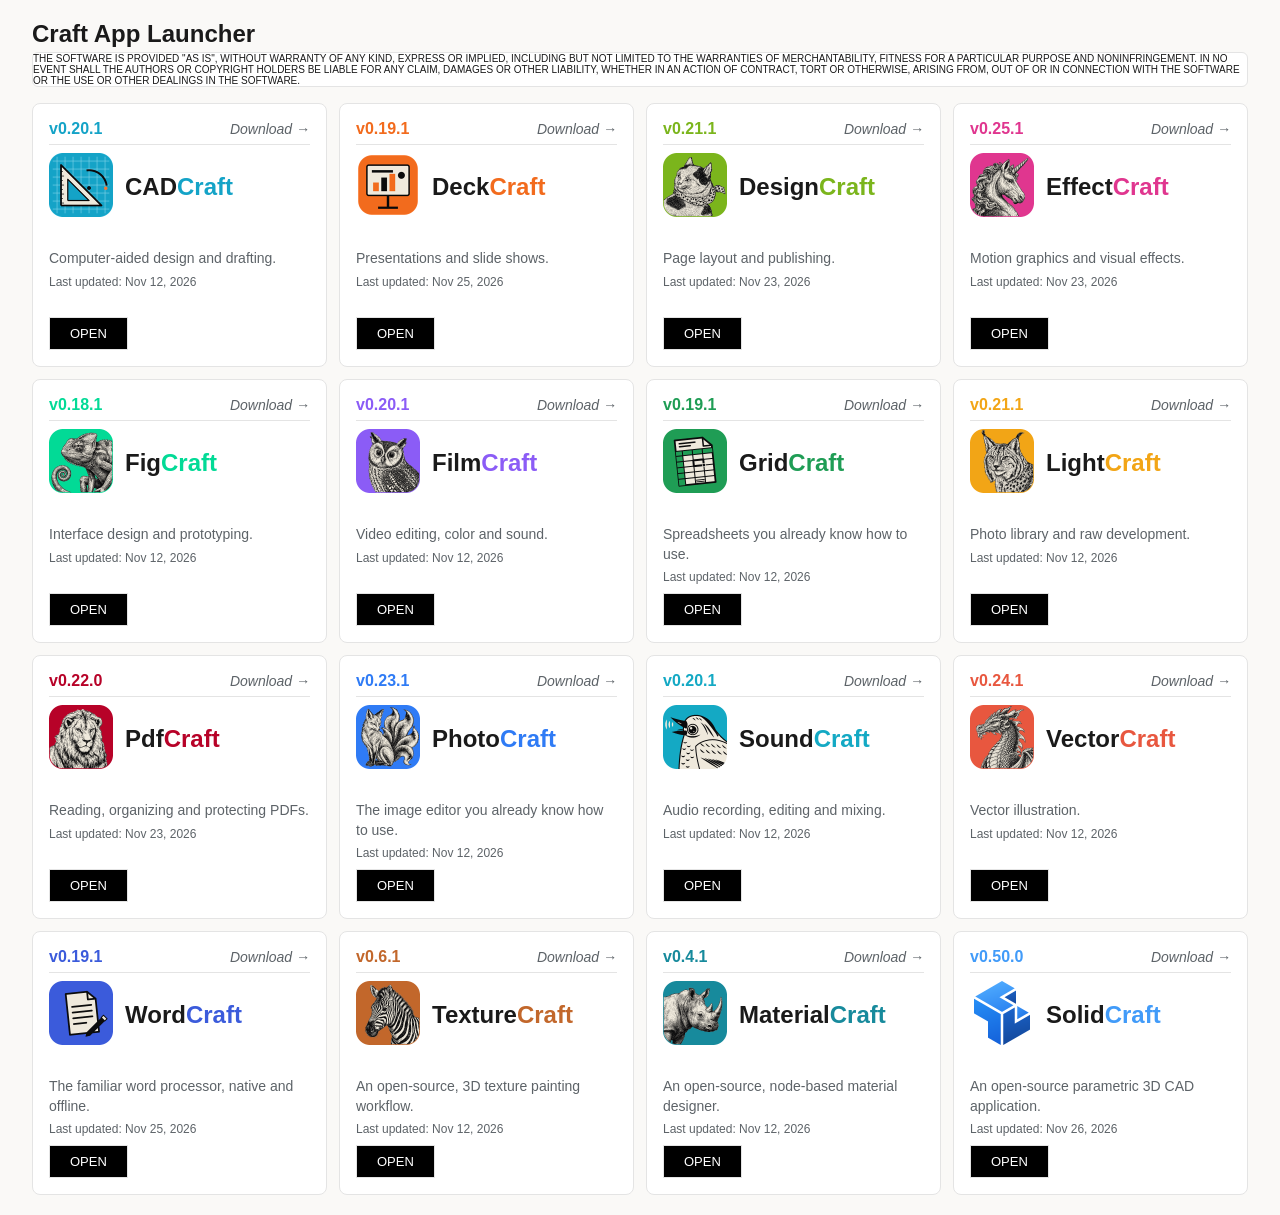
<file: index.html>
<!DOCTYPE html>
<html lang="en">
<head>
    <meta charset="UTF-8">
    <meta name="viewport" content="width=device-width, initial-scale=1.0">
    <title>Craft App Launcher</title>
    <link rel="icon" href="favicon.ico">
    <link rel="stylesheet" href="styles.css">
</head>
<body>
    <div class="launcher-container">
        <!-- Header Controls -->
        <header class="controls">
            <h2>Craft App Launcher</h2>
            <div class="view-toggle">
            THE SOFTWARE IS PROVIDED "AS IS", WITHOUT WARRANTY OF ANY KIND, EXPRESS OR
            IMPLIED, INCLUDING BUT NOT LIMITED TO THE WARRANTIES OF MERCHANTABILITY,
            FITNESS FOR A PARTICULAR PURPOSE AND NONINFRINGEMENT. IN NO EVENT SHALL THE
            AUTHORS OR COPYRIGHT HOLDERS BE LIABLE FOR ANY CLAIM, DAMAGES OR OTHER
            LIABILITY, WHETHER IN AN ACTION OF CONTRACT, TORT OR OTHERWISE, ARISING FROM,
            OUT OF OR IN CONNECTION WITH THE SOFTWARE OR THE USE OR OTHER DEALINGS IN THE
            SOFTWARE.
            </div>
        </header>

        <!-- Grid View Section -->
        <section class="app-grid view-section grid-view active" id="gridView">
            <!-- App Card 1: CADCraft -->
            <article class="app-card" data-app="cadcraft">
                <div class="version-number cadcolor">
                    <span>v0.19.0</span>
                    <span><a href="https://github.com/storytold/cadcraft/releases/" target="_blank" class="dlink">Download &rarr;</a></span>
                </div>

                <div class="app-header-flex">
                    <div class="app-icon-container">
                        <a href="https://cad.craftapp.org/" target="_blank">
                        <img src="./icons/cadcraft.png" alt="CADCraft" class="app-icon"></a>
                    </div>
                    <div class="app-title">CAD<span class="cadcolor">Craft</span></div>
                </div>

                <div class="app-info">
                    <div class="app-description">Computer-aided design and drafting.</div>
                    <div class="last-updated">Last updated: Nov 09, 2026</div>
                </div>

                <div class="app-footer">
                    <a href="https://cad.craftapp.org/" target="_blank" class="open-btn">OPEN</a>
                </div>
            </article>

            <!-- App Card 2: DeckCraft -->
            <article class="app-card" data-app="deckcraft">
                <div class="version-number deckcolor">
                    <span>v0.17.0</span>
                    <span><a href="https://github.com/storytold/deckcraft/releases/" target="_blank" class="dlink">Download &rarr;</a></span>
                </div>

                <div class="app-header-flex">
                    <div class="app-icon-container">
                        <a href="https://deck.craftapp.org/" target="_blank">
                        <img src="./icons/deckcraft.png" alt="DeckCraft" class="app-icon"></a>
                    </div>
                    <div class="app-title">Deck<span class="deckcolor">Craft</span></div>
                </div>

                <div class="app-info">
                    <div class="app-description">Presentations and slide shows.</div>
                    <div class="last-updated">Last updated: Nov 09, 2026</div>
                </div>

                <div class="app-footer">
                    <a href="https://deck.craftapp.org/" target="_blank" class="open-btn">OPEN</a>
                </div>
            </article>

            <!-- App Card 3: DesignCraft -->
            <article class="app-card" data-app="designcraft">
                <div class="version-number designcolor">
                    <span>v0.19.0</span>
                    <span><a href="https://github.com/storytold/designcraft/releases/" target="_blank" class="dlink">Download &rarr;</a></span>
                </div>

                <div class="app-header-flex">
                    <div class="app-icon-container">
                        <a href="https://design.craftapp.org/" target="_blank">
                        <img src="./icons/designcraft.png" alt="DesignCraft" class="app-icon"></a>
                    </div>
                    <div class="app-title">Design<span class="designcolor">Craft</span></div>
                </div>

                <div class="app-info">
                    <div class="app-description">Page layout and publishing.</div>
                    <div class="last-updated">Last updated: Nov 09, 2026</div>
                </div>

                <div class="app-footer">
                    <a href="https://design.craftapp.org/" target="_blank" class="open-btn">OPEN</a>
                </div>
            </article>

            <!-- App Card 4: EffectCraft -->
            <article class="app-card" data-app="effectcraft">
                <div class="version-number effectcolor">
                    <span>v0.23.1</span>
                    <span><a href="https://github.com/storytold/effectcraft/releases/" target="_blank" class="dlink">Download &rarr;</a></span>
                </div>

                <div class="app-header-flex">
                    <div class="app-icon-container">
                        <a href="https://effect.craftapp.org/" target="_blank">
                        <img src="./icons/effectcraft.png" alt="EffectCraft" class="app-icon"></a>
                    </div>
                    <div class="app-title">Effect<span class="effectcolor">Craft</span></div>
                </div>
                
                <div class="app-info">
                    <div class="app-description">Motion graphics and visual effects.</div>
                    <div class="last-updated">Last updated: Nov 10, 2026</div>
                </div>
                
                <div class="app-footer">
                    <a href="https://effect.craftapp.org/" target="_blank" class="open-btn">OPEN</a>
                </div>
            </article>

            <!-- App Card 5: FigCraft -->
            <article class="app-card" data-app="figcraft">
            <div class="version-number figcolor">
                    <span>v0.17.0</span>
                    <span><a href="https://github.com/storytold/figcraft/releases/" target="_blank" class="dlink">Download &rarr;</a></span>
                </div>
                
                <div class="app-header-flex">
                    <div class="app-icon-container">
                        <a href="https://fig.craftapp.org/" target="_blank">
                        <img src="./icons/figcraft.png" alt="FigCraft" class="app-icon"></a>
                    </div>
                    <div class="app-title">Fig<span class="figcolor">Craft</span></div>
                </div>

                <div class="app-info">
                    <div class="app-description">Interface design and prototyping.</div>
                    <div class="last-updated">Last updated: Nov 09, 2026</div>
                </div>

                <div class="app-footer">
                    <a href="https://fig.craftapp.org/" target="_blank" class="open-btn">OPEN</a>
                </div>
            </article>

            <!-- App Card 6: FilmCraft -->
            <article class="app-card" data-app="filmcraft">
                <div class="version-number filmcolor">
                    <span>v0.19.0</span>
                    <span><a href="https://github.com/storytold/filmcraft/releases/" target="_blank" class="dlink">Download &rarr;</a></span>
                </div>
    
                <div class="app-header-flex">
                    <div class="app-icon-container">
                        <a href="https://film.craftapp.org/" target="_blank">
                        <img src="./icons/filmcraft.png" alt="FilmCraft" class="app-icon"></a>
                    </div>
                    <div class="app-title">Film<span class="filmcolor">Craft</span></div>
                </div>

                <div class="app-info">
                    <p class="app-description">Video editing, color and sound.</p>
                    <p class="last-updated">Last updated: Nov 09, 2026</p>
                </div>
    
                <div class="app-footer">
                    <a href="https://film.craftapp.org/" target="_blank" class="open-btn">OPEN</a>
                </div>
            </article>

            <!-- App Card 7: GridCraft -->
            <article class="app-card" data-app="gridcraft">
                <div class="version-number gridcolor">
                    <span>v0.18.0</span>
                    <span><a href="https://github.com/storytold/gridcraft/releases/" target="_blank" class="dlink">Download &rarr;</a></span>
                </div>

                <div class="app-header-flex">
                    <div class="app-icon-container">
                        <a href="https://grid.craftapp.org/" target="_blank">
                        <img src="./icons/gridcraft.png" alt="GridCraft" class="app-icon"></a>
                    </div>
                    <div class="app-title">Grid<span class="gridcolor">Craft</span></div>
                </div>

                <div class="app-info">
                    <p class="app-description">Spreadsheets you already know how to use.</p>
                    <p class="last-updated">Last updated: Nov 09, 2026</p>
                </div>

                <div class="app-footer">
                    <a href="https://grid.craftapp.org/" target="_blank" class="open-btn">OPEN</a>
                </div>
            </article>

            <!-- App Card 8: LightCraft -->
            <article class="app-card" data-app="lightcraft">
                <div class="version-number lightcolor">
                    <span>v0.20.0</span>
                    <span><a href="https://github.com/storytold/lightcraft/releases/" target="_blank" class="dlink">Download &rarr;</a></span>
                </div>

                <div class="app-header-flex">
                    <div class="app-icon-container">
                        <a href="https://light.craftapp.org/" target="_blank">
                        <img src="./icons/lightcraft.png" alt="LightCraft" class="app-icon"></a>
                    </div>
                    <div class="app-title">Light<span class="lightcolor">Craft</span></div>
                </div>

                <div class="app-info">
                    <p class="app-description">Photo library and raw development.</p>
                    <p class="last-updated">Last updated: Nov 09, 2026</p>
                </div>

                <div class="app-footer">
                    <a href="https://light.craftapp.org/" target="_blank" class="open-btn">OPEN</a>
                </div>
            </article>

            <!-- App Card 9: PdfCraft -->
            <article class="app-card" data-app="pdfcraft">
                <div class="version-number pdfcolor">
                    <span>v0.20.0</span>
                    <span><a href="https://github.com/storytold/pdfcraft/releases/" target="_blank" class="dlink">Download &rarr;</a></span>
                </div>

                <div class="app-header-flex">
                    <div class="app-icon-container">
                        <a href="https://pdf.craftapp.org/" target="_blank">
                        <img src="./icons/pdfcraft.png" alt="PdfCraft" class="app-icon"></a>
                    </div>
                    <div class="app-title">Pdf<span class="pdfcolor">Craft</span></div>
                </div>

                <div class="app-info">
                    <p class="app-description">Reading, organizing and protecting PDFs.</p>
                    <p class="last-updated">Last updated: Nov 09, 2026</p>
                </div>

                <div class="app-footer">
                    <a href="https://pdf.craftapp.org/" target="_blank" class="open-btn">OPEN</a>
                </div>
            </article>

            <!-- App Card 10: PhotoCraft -->
            <article class="app-card" data-app="photocraft">
                <div class="version-number photocolor">
                    <span>v0.22.0</span>
                    <span><a href="https://github.com/storytold/photocraft/releases/" target="_blank" class="dlink">Download &rarr;</a></span>
                </div>

                <div class="app-header-flex">
                    <div class="app-icon-container">
                        <a href="https://photo.craftapp.org/" target="_blank">
                        <img src="./icons/photocraft.png" alt="PhotoCraft" class="app-icon"></a>
                    </div>
                    <div class="app-title">Photo<span class="photocolor">Craft</span></div>
                </div>

                <div class="app-info">
                    <p class="app-description">The image editor you already know how to use.</p>
                    <p class="last-updated">Last updated: Nov 09, 2026</p>
                </div>

                <div class="app-footer">
                    <a href="https://photo.craftapp.org/" target="_blank" class="open-btn">OPEN</a>
                </div>
            </article>

            <!-- App Card 11: SoundCraft -->
            <article class="app-card" data-app="soundcraft">
                <div class="version-number soundcolor">
                    <span>v0.19.0</span>
                    <span><a href="https://github.com/storytold/soundcraft/releases/" target="_blank" class="dlink">Download &rarr;</a></span>
                </div>

                <div class="app-header-flex">
                    <div class="app-icon-container">
                        <a href="https://sound.craftapp.org/" target="_blank">
                        <img src="./icons/soundcraft.png" alt="SoundCraft" class="app-icon"></a>
                    </div>
                    <div class="app-title">Sound<span class="soundcolor">Craft</span></div>
                </div>

                <div class="app-info">
                    <p class="app-description">Audio recording, editing and mixing.</p>
                    <p class="last-updated">Last updated: Nov 09, 2026</p>
                </div>

                <div class="app-footer">
                    <a href="https://sound.craftapp.org/" target="_blank" class="open-btn">OPEN</a>
                </div>
            </article>

            <!-- App Card 12: VectorCraft -->
            <article class="app-card" data-app="vectorcraft">
                <div class="version-number vectorcolor">
                    <span>v0.23.0</span>
                    <span><a href="https://github.com/storytold/vectorcraft/releases/" target="_blank" class="dlink">Download &rarr;</a></span>
                </div>

                <div class="app-header-flex">
                    <div class="app-icon-container">
                        <a href="https://vector.craftapp.org/" target="_blank">
                        <img src="./icons/vectorcraft.png" alt="VectorCraft" class="app-icon"></a>
                    </div>
                    <div class="app-title">Vector<span class="vectorcolor">Craft</span></div>
                </div>

                <div class="app-info">
                    <p class="app-description">Vector illustration.</p>
                    <p class="last-updated">Last updated: Nov 09, 2026</p>
                </div>

                <div class="app-footer">
                    <a href="https://vector.craftapp.org/" target="_blank" class="open-btn">OPEN</a>
                </div>
            </article>

            <!-- App Card 13: WordCraft -->
            <article class="app-card" data-app="wordcraft">
                <div class="version-number wordcolor">
                    <span>v0.17.0</span>
                    <span><a href="https://github.com/storytold/wordcraft/releases/" target="_blank" class="dlink">Download &rarr;</a></span>
                </div>

                <div class="app-header-flex">
                    <div class="app-icon-container">
                        <a href="https://word.craftapp.org/" target="_blank">
                        <img src="./icons/wordcraft.png" alt="WordCraft" class="app-icon"></a>
                    </div>
                    <div class="app-title">Word<span class="wordcolor">Craft</span></div>
                </div>
                <div class="app-info">
                    <p class="app-description">The familiar word processor, native and offline.</p>
                    <p class="last-updated">Last updated: Nov 09, 2026</p>
                </div>
                <div class="app-footer">
                    <a href="https://word.craftapp.org/" target="_blank" class="open-btn">OPEN</a>
                </div>
            </article>

            <!-- App Card 14: TextureCraft -->
            <article class="app-card" data-app="texturecraft">
                <div class="version-number texturecolor">
                    <span>v0.5.0</span>
                    <span><a href="https://github.com/storytold/texturecraft/releases/" target="_blank" class="dlink">Download &rarr;</a></span>
                </div>

                <div class="app-header-flex">
                    <div class="app-icon-container">
                        <a href="https://texture.craftapp.org/" target="_blank">
                        <img src="./icons/texturecraft.png" alt="TextureCraft" class="app-icon"></a>
                    </div>
                    <div class="app-title">Texture<span class="texturecolor">Craft</span></div>
                </div>
                <div class="app-info">
                    <p class="app-description">An open-source, 3D texture painting workflow.</p>
                    <p class="last-updated">Last updated: Nov 09, 2026</p>
                </div>
                <div class="app-footer">
                    <a href="https://texture.craftapp.org/" target="_blank" class="open-btn">OPEN</a>
                </div>
            </article>

            <!-- App Card 15: MaterialCraft -->
            <article class="app-card" data-app="materialcraft">
                <div class="version-number materialcolor">
                    <span>v0.3.0</span>
                    <span><a href="https://github.com/storytold/materialcraft/releases/" target="_blank" class="dlink">Download &rarr;</a></span>
                </div>

                <div class="app-header-flex">
                    <div class="app-icon-container">
                        <a href="https://material.craftapp.org/" target="_blank">
                        <img src="./icons/materialcraft.png" alt="MaterialCraft" class="app-icon"></a>
                    </div>
                    <div class="app-title">Material<span class="materialcolor">Craft</span></div>
                </div>
                <div class="app-info">
                    <p class="app-description">An open-source, node-based material designer.</p>
                    <p class="last-updated">Last updated: Nov 09, 2026</p>
                </div>
                <div class="app-footer">
                    <a href="https://material.craftapp.org/" target="_blank" class="open-btn">OPEN</a>
                </div>
            </article>

            <!-- App Card 16: Craft Anything
            <article class="app-card" data-app="craft-anything">
                <div class="version-number anythingcolor">
                    <span>v0.3.0</span>
                    <span><a href="https://github.com/storytold/craft-anything/releases/" target="_blank" class="dlink">Download &rarr;</a></span>
                </div>

                <div class="app-header-flex">
                    <div class="app-icon-container"><img src="./icons/craft-anything.png" alt="Craft Anything" class="app-icon"></div>
                    <div class="app-title">Craft<span class="anythingcolor"> Anything</span></div>
                </div>
                <div class="app-info">
                    <p class="app-description">Understand how any software works, and craft your own.</p>
                    <p class="last-updated">Last updated: Nov 03, 2026</p>
                </div>
                <div class="app-footer">
                    <a href="https://anything.craftapp.org/" target="_blank" class="open-btn">OPEN</a>
                </div>
            </article>
            -->

            <!-- App Card 17: SolidCraft -->
            <article class="app-card" data-app="solidcraft">
                <div class="version-number solidcolor">
                    <span>v0.30.1</span>
                    <span><a href="https://github.com/tangency-labs/solidcraft/releases/" target="_blank" class="dlink">Download &rarr;</a></span>
                </div>

                <div class="app-header-flex">
                    <div class="app-icon-container">
                        <a href="https://solid.craftapp.org/" target="_blank">
                        <img src="./icons/solidcraft.png" alt="SolidCraft" class="app-icon"></a>
                    </div>
                    <div class="app-title">Solid<span class="solidcolor">Craft</span></div>
                </div>
                <div class="app-info">
                    <p class="app-description">An open-source parametric 3D CAD application.</p>
                    <p class="last-updated">Last updated: Nov 02, 2026</p>
                </div>
                <div class="app-footer">
                    <a href="https://solid.craftapp.org/" target="_blank" class="open-btn">OPEN</a>
                </div>
            </article>
        </section>
    </div>

    <!-- Update version info -->
    <script>
        fetch('versions.json')
        .then(response => response.json())
        .then(data => {
            document.querySelectorAll('.app-card[data-app]').forEach(card => {
                const appId = card.dataset.app;
                const appInfo = data[appId];

                if (appInfo) {
                    const versiomSpan = card.querySelector('.version-number span:first-child');
                    const updatedDiv = card.querySelector('.last-updated');

                    if (versiomSpan) versiomSpan.textContent = appInfo.version;
                    if (updatedDiv) updatedDiv.textContent = `Last updated: ${appInfo.updated}`;
                }
            })
        })
        .catch(error => console.error('Failed to load app versions:', error));
    </script>
</body>
</html>
</file>
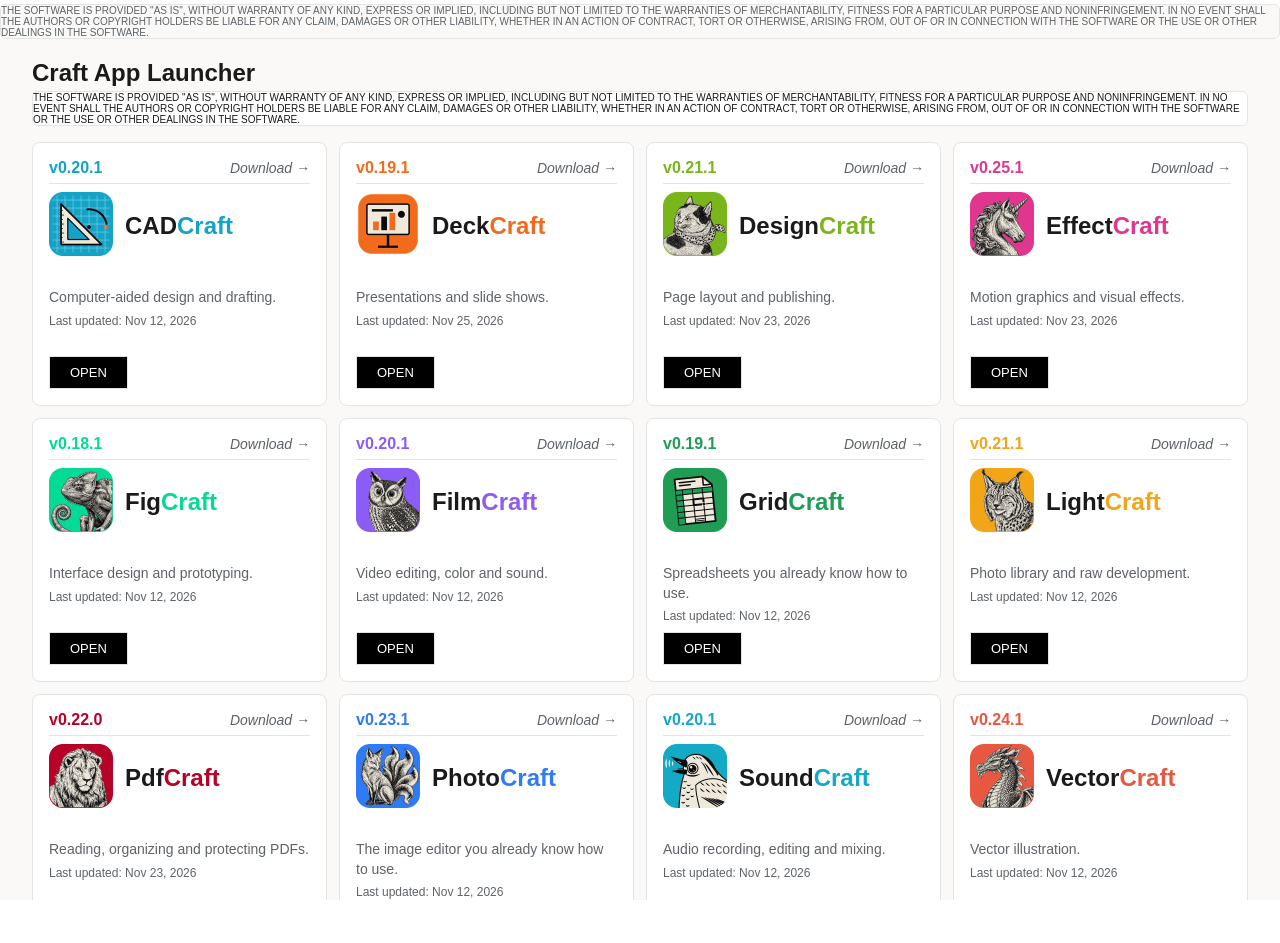
<file: wrapper.html>
<!DOCTYPE html>
<html lang="en">
<head>
    <meta charset="UTF-8">
    <meta name="viewport" content="width=device-width, initial-scale=1.0">
    <title>Wrapper Page</title>
    <style>
        body, html {
            margin: 0;
            padding: 0;
            width: 100%;
            height: 100%;
            overflow: hidden;
        }
        iframe {
            width: 100%;
            height: 100%;
            border: none;
        }
        .view-toggle {
            display: inline-flex;
            background: #faf9f7;
            border: 1px solid #e4e4e4;
            border-radius: 6px;
            font-family: -apple-system, BlinkMacSystemFont, 'Segoe UI', Roboto, 'Helvetica Neue', Arial, sans-serif;
            font-size:x-small;
            color: #5d6368;
        }

    </style>
</head>
<body>
    <div class="view-toggle">
        THE SOFTWARE IS PROVIDED "AS IS", WITHOUT WARRANTY OF ANY KIND, EXPRESS OR
        IMPLIED, INCLUDING BUT NOT LIMITED TO THE WARRANTIES OF MERCHANTABILITY,
        FITNESS FOR A PARTICULAR PURPOSE AND NONINFRINGEMENT. IN NO EVENT SHALL THE
        AUTHORS OR COPYRIGHT HOLDERS BE LIABLE FOR ANY CLAIM, DAMAGES OR OTHER
        LIABILITY, WHETHER IN AN ACTION OF CONTRACT, TORT OR OTHERWISE, ARISING FROM,
        OUT OF OR IN CONNECTION WITH THE SOFTWARE OR THE USE OR OTHER DEALINGS IN THE
        SOFTWARE.
    </div>
    <iframe src="./index.html" title="Embedded Index Page"></iframe>

</body>
</html>
</file>
<file: styles.css>
:root {
    --bg-color: #faf9f7;
    --card-bg: #ffffff;
    --text-primary: #1a1a1a;
    --text-secondary: #5d6368;
    --border-color: #e4e4e4;
}

* {
    margin: 0;
    padding: 0;
    box-sizing: border-box;
}


.dlink {
    text-decoration: none;
    font-style: italic;
    font-weight:normal;
    font-size: 14px;
    color: var(--text-secondary);
}

body {
    font-family: -apple-system, BlinkMacSystemFont, 'Segoe UI', Roboto, 'Helvetica Neue', Arial, sans-serif;
    background-color: var(--bg-color);
    color: var(--text-primary);
    min-height: 100vh;
}

/* Flexbox Method (Recommended) */
.app-header-flex {
    display: flex;
    align-items: center; /* Vertically centers the icon and text */
    gap: 12px;           /* Spacing between the icon and text */
    margin-bottom: 20px;
}

.launcher-container {
    width: 100%;
    margin: 0 auto;
    padding: 20px 32px;
}

/* ==================== Header Controls ==================== */
.controls {
    margin-bottom: 16px;
}

/* View Toggle */
.view-toggle {
    display: inline-flex;
    background: var(--card-bg);
    border: 1px solid var(--border-color);
    border-radius: 6px;
    font-size:x-small;
}

.view-btn {
    background: var(--card-bg);
    border: 1px solid var(--border-color);
    padding: 8px 24px;
    font-size: 13px;
    color: var(--text-primary);
    cursor: pointer;
    transition: all 0.2s ease;
}

.view-btn:hover {
    border-color: #d4d4d4;
}

.view-btn.active {
    background: #f5f5f5;
    font-weight: 600;
}

/* ==================== Grid View ==================== */
.app-grid {
    display: grid;
    gap: 12px;
}

/* Responsive grid columns - matches launcher_grid.PNG layout */
@media (min-width: 1400px) {
    .app-grid {
        grid-template-columns: repeat(5, 1fr);
    }
}

@media (min-width: 992px) and (max-width: 1399px) {
    .app-grid {
        grid-template-columns: repeat(4, 1fr);
    }
}

@media (min-width: 768px) and (max-width: 991px) {
    .app-grid {
        grid-template-columns: repeat(3, 1fr);
    }
}

@media (min-width: 576px) and (max-width: 767px) {
    .app-grid {
        grid-template-columns: repeat(2, 1fr);
    }
}

/* App Card */
.app-card {
    background: var(--card-bg);
    border: 1px solid var(--border-color);
    border-radius: 8px;
    padding: 16px;
    display: flex;
    flex-direction: column;
    gap: 8px;
}
/*
    filter: grayscale(100%);
    transition: filter 0.3s ease
}

.app-card:hover {
    filter: grayscale(0%);
}

/* Version Number - colored based on version */
.version-number {
    display: flex;
    justify-content: space-between;
    font-size: 16px;
    font-weight: bold;
    padding-bottom: 6px;
    white-space: nowrap;
    border-bottom: 1px solid var(--border-color);
}

.cadcolor {
    color: #14A3C7;
}

.deckcolor {
    color: #F26B1D;
}

.designcolor {
    color: #7BB51C;
}

.effectcolor {
    color: #E0368F;
}

.figcolor {
    color: #02DA96;
}

.filmcolor {
    color: #8B5CF6;
}

.gridcolor {
    color: #1F9D55;
}

.lightcolor {
    color: #F2A516;
}

.pdfcolor {
    color: #B70228;
}

.photocolor {
    color: #2F7BF5;
}

.soundcolor {
    color: #14A9C4;
}

.vectorcolor {
    color: #E8573F;
}

.wordcolor {
    color: #3B5BDB;
}

.texturecolor {
    color: #C2672B;
}

.materialcolor {
    color: #178A9C;
}

.anythingcolor {
    color: #4E7BFB;
}

.solidcolor {
    color: #419BF9;
}

/* App Icon */
.app-icon-container {
    flex-shrink: 0;
}

.app-icon {
    width: 64px;
    height: 64px;
    border-radius: 6px;
    object-fit: contain;
    transition: transform 0.3s ease
}

.app-icon:hover {
    transform: scale(1.15)
}
/* App Info */
.app-info {
    display: flex;
    flex-direction: column;
    gap: 4px;
    min-height: 60px;
}

.app-title {
    font-family: sans-serif;
    font-size: 24px;
    font-weight: 600;
    margin: 0; /* Clears default heading margins */
}

.app-description {
    font-size: 14px;
    color: var(--text-secondary);
    line-height: 1.4;
}

.last-updated {
    font-size: 12px;
    color: var(--text-secondary);
    margin-top: 2px;
}

/* Footer Buttons */
.app-footer {
    display: flex;
    gap: 8px;
}

.open-btn {
    background: black;
    border: 1px solid var(--border-color);
    border-radius: 0px;
    padding: 8px 20px;
    font-size: 13px;
    color: white;
    text-decoration: none;
    transition: all 0.2s ease;
}

.open-btn:hover {
    border-color: #d4d4d4;
}
</file>
